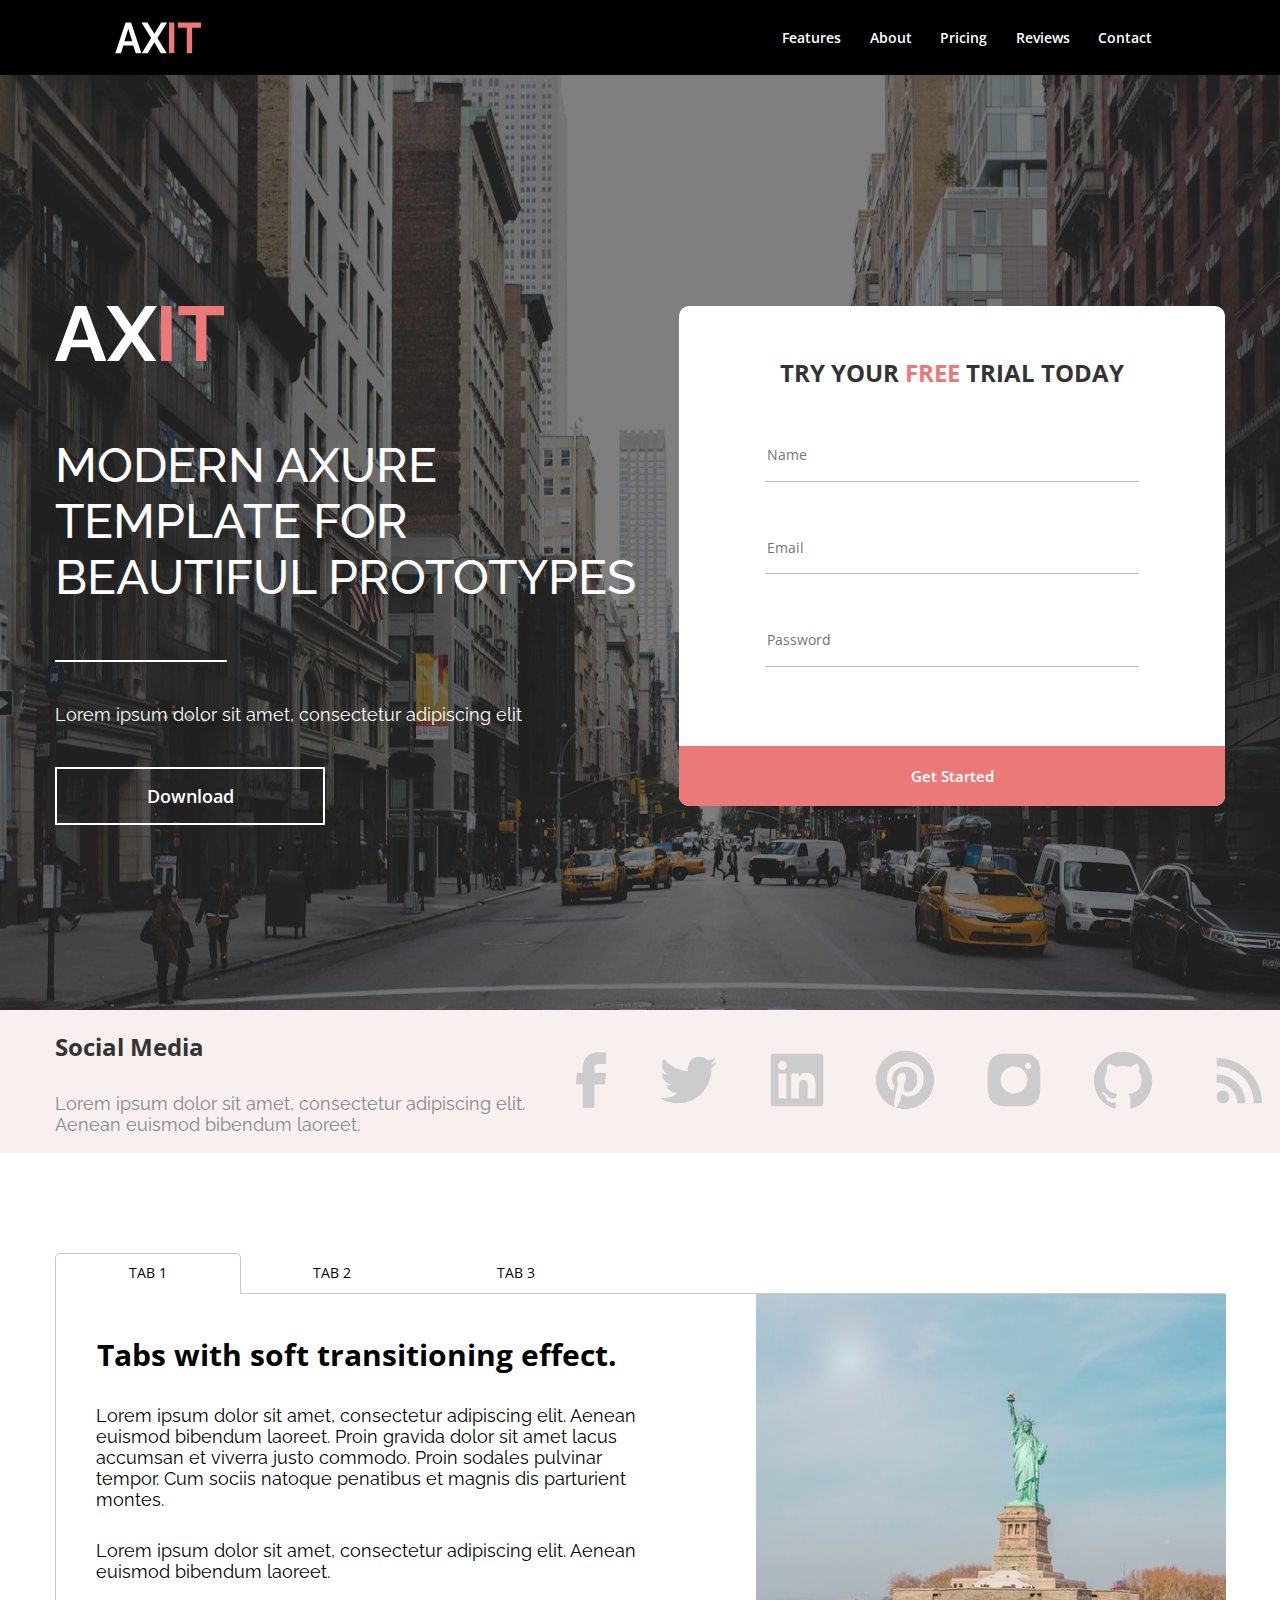
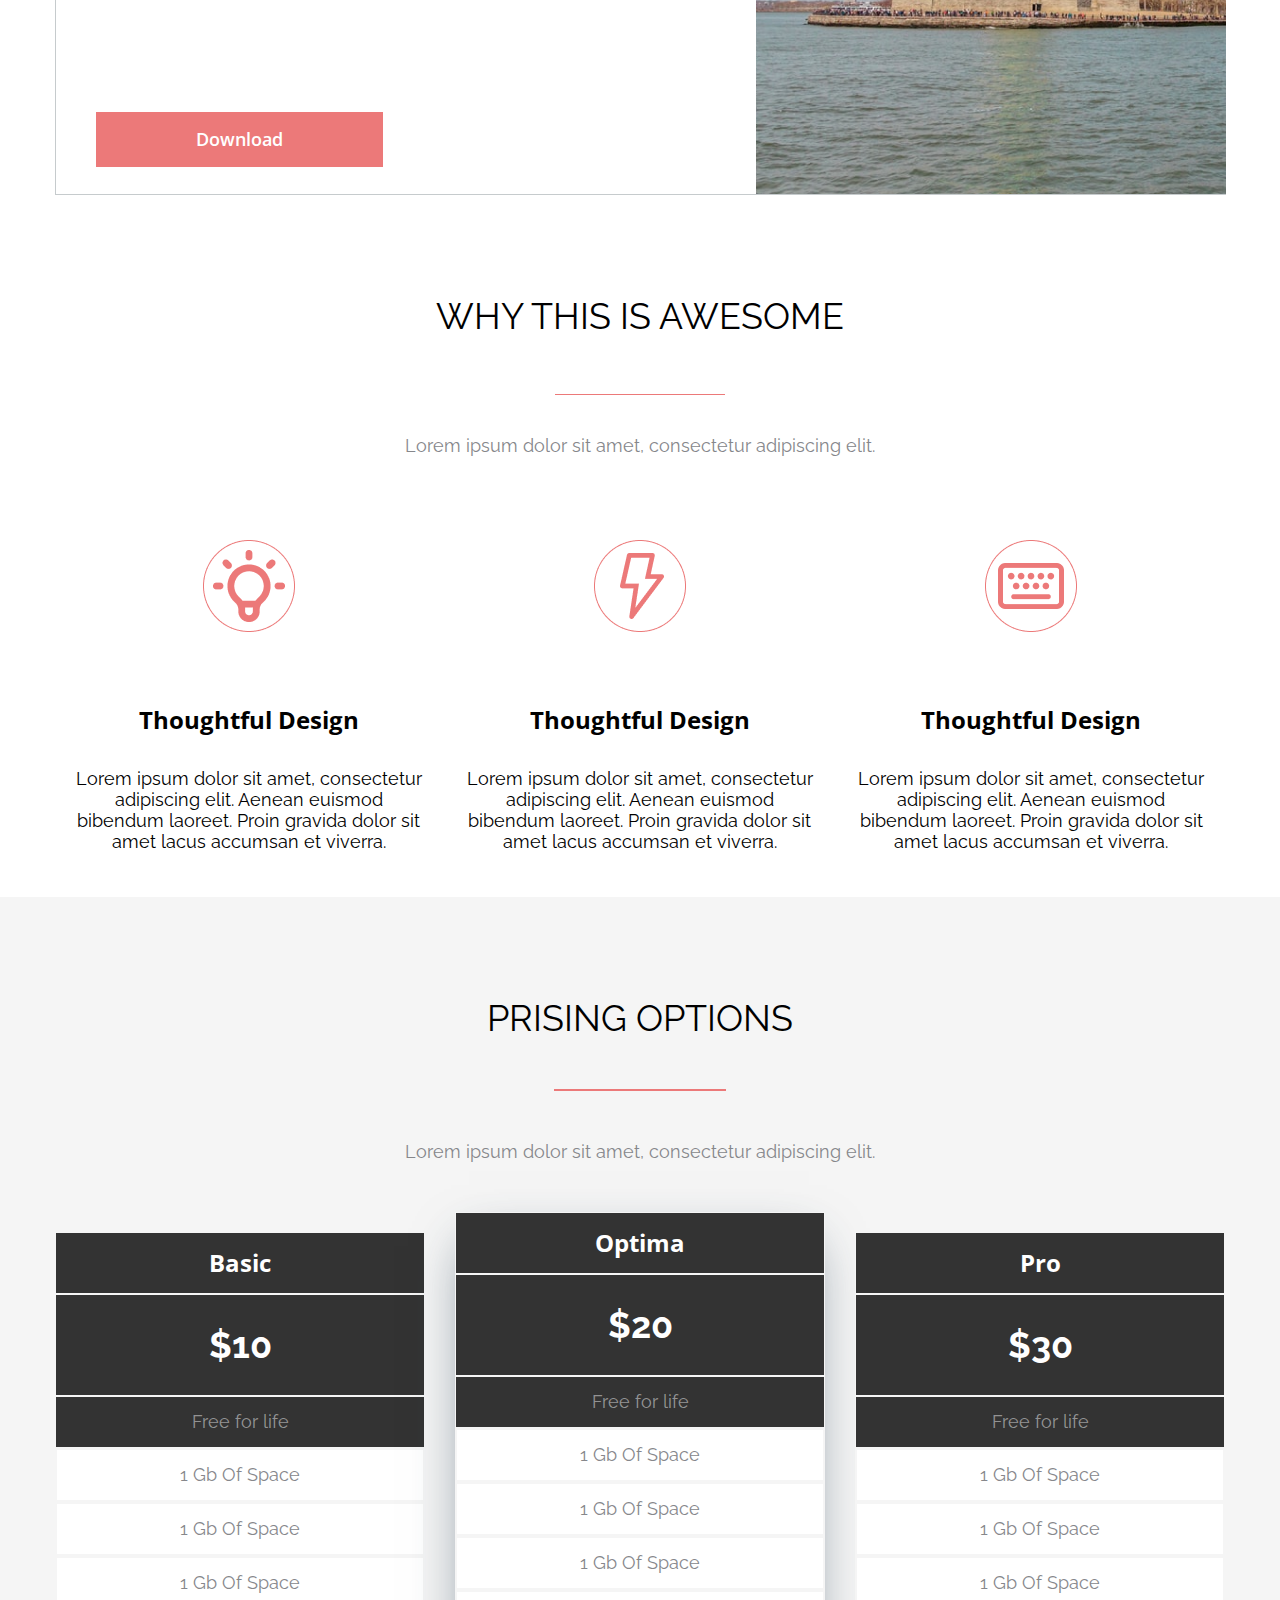
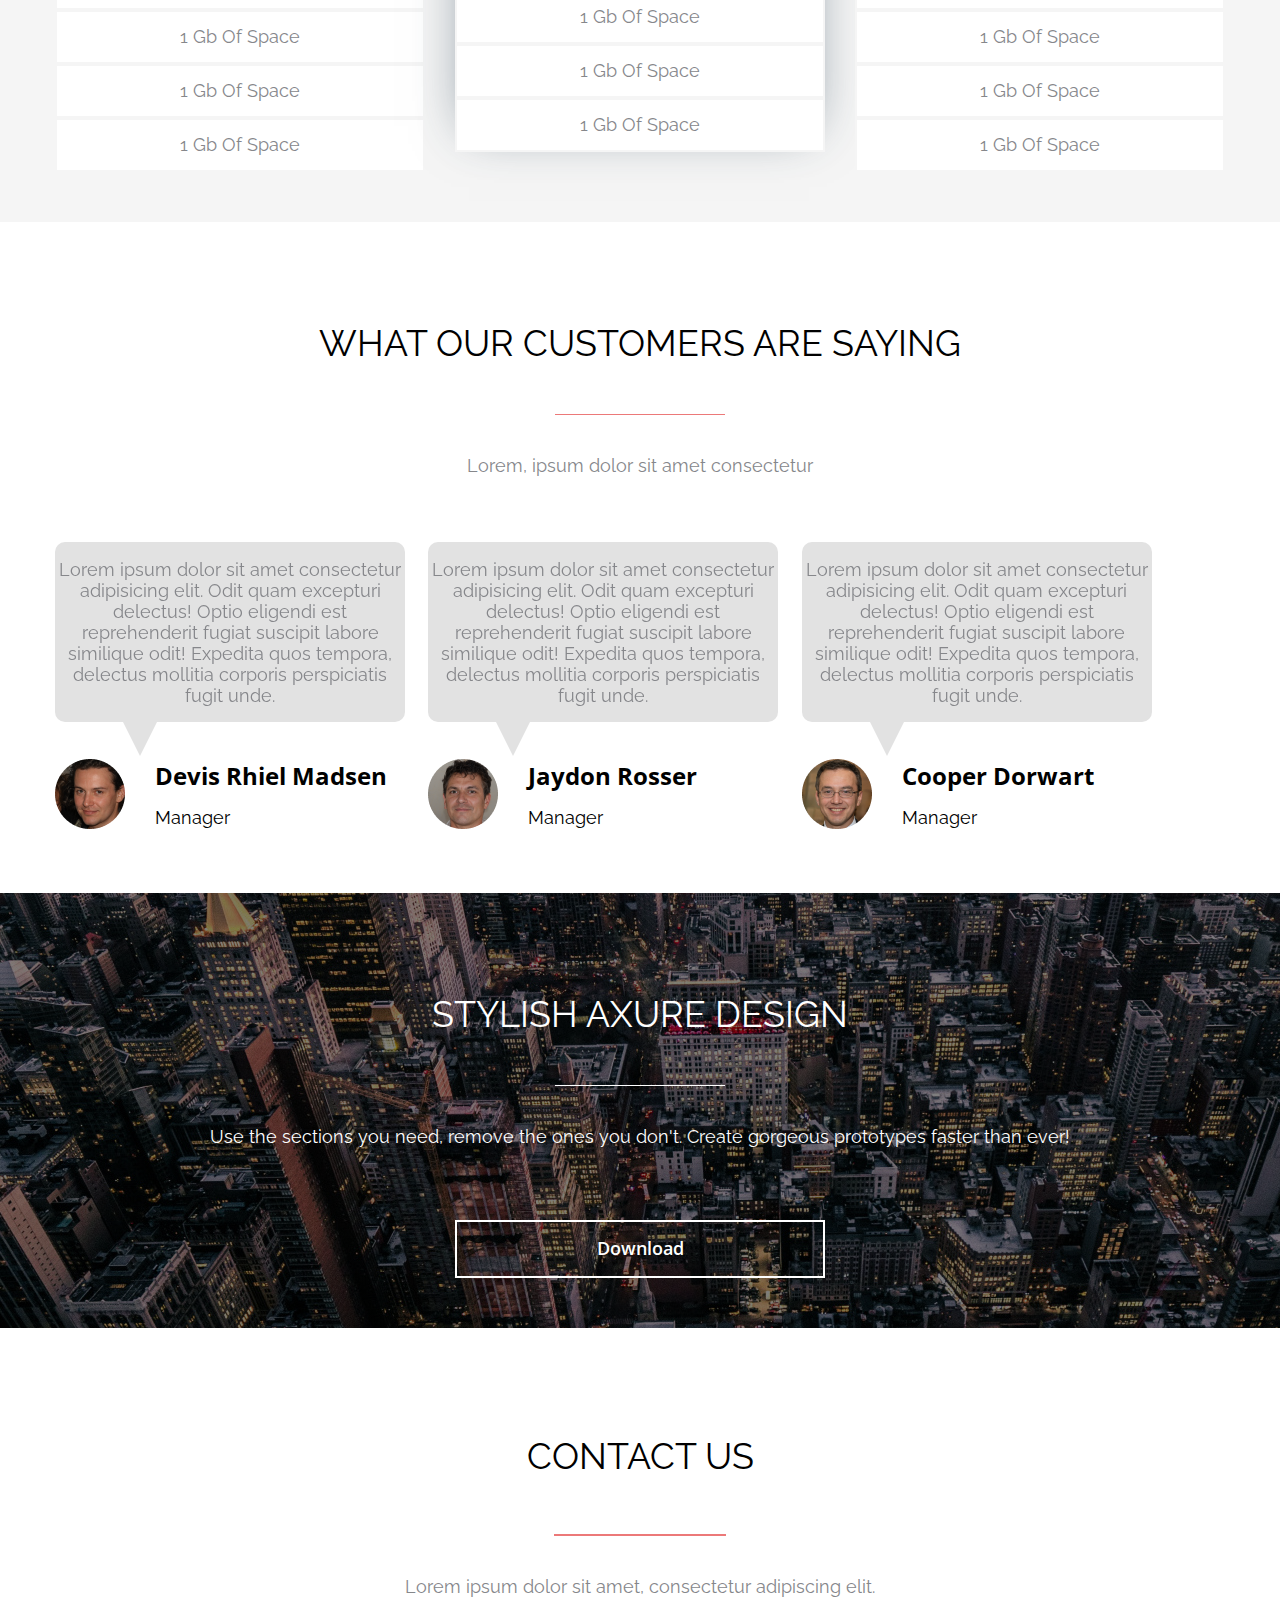
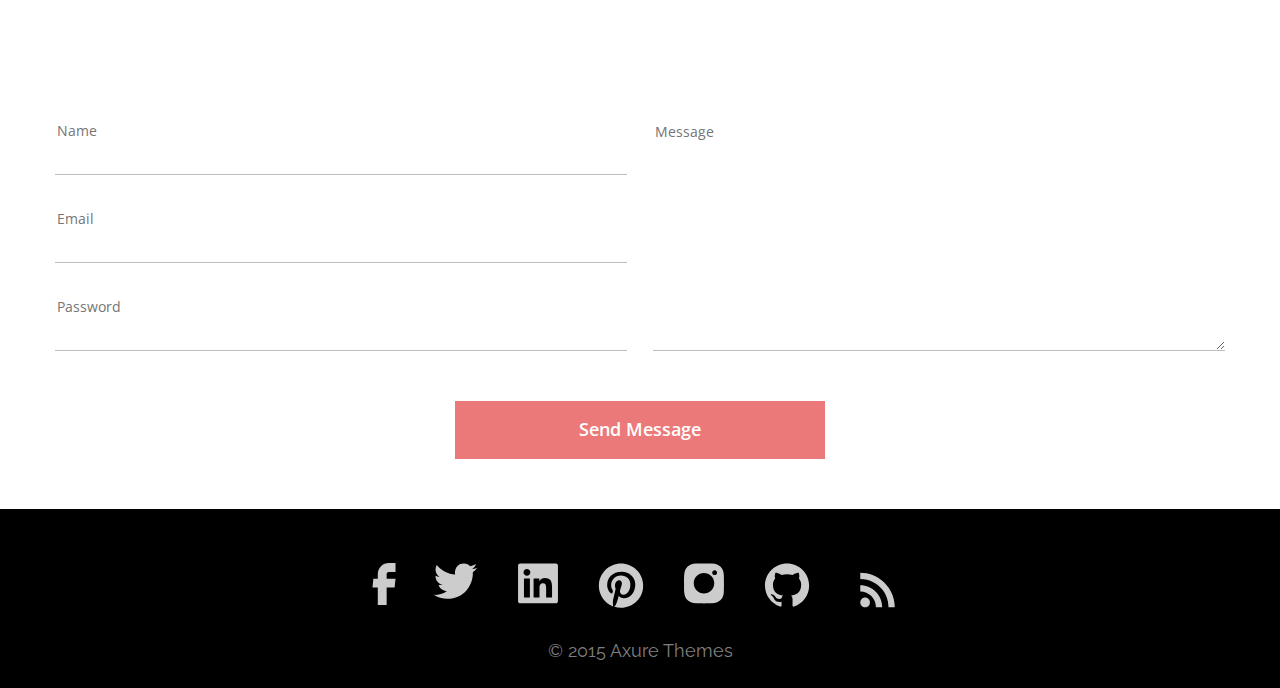
<file: src/index.html>
<!DOCTYPE html>
<html lang="en">

<head>
    <meta charset="UTF-8">
    <meta name="viewport" content="width=device-width, initial-scale=1.0">
    <link href="https://fonts.googleapis.com/css2?family=Open+Sans&family=Raleway:wght@400;700&display=swap"
        rel="stylesheet">
    <link rel="stylesheet" href="./styles/awesome.css">
    <link rel="stylesheet" href="./styles/tabs.css">
    <link rel="stylesheet" href="./styles/prices.css">
    <link rel="stylesheet" href="./styles/customers.css">
    <link rel="stylesheet" href="./styles/stylish.css">
    <link rel="stylesheet" href="./styles/social-media.css">
    <link rel="stylesheet" href="./styles/footer.css">
    <link rel="stylesheet" href="./styles/header.css">
    <link rel="stylesheet" href="./styles/banner.css">
    <link rel="stylesheet" href="./styles/contact-us.css">
    <title>AXIT</title>

    <style>
        body{
            margin: 0;
        }
    </style>
</head>

<body>
    <section class="header">
        <div class="header-logo">
            <img src="./imgs/header/AX.svg" alt="AX">
            <img src="./imgs/header/IT.svg" alt="IT">
        </div>
        <nav class="header-navigation">
            <a href="" class="header-navigation__link">Features</a>
            <a href="" class="header-navigation__link">About</a>
            <a href="" class="header-navigation__link">Pricing</a>
            <a href="" class="header-navigation__link">Reviews</a>
            <a href="" class="header-navigation__link">Contact</a>
        </nav>
    </section>

    <section class="banner">
        <div class="banner-content">
            <div class="banner-content-left">
                <div class="banner-content-left__logo">
                    <img src="./imgs/banner/AX-banner.svg" alt="AX">
                    <img src="./imgs/banner/IT-banner.svg" alt="IT">
                </div>
                <div class="banner-content-left__title">MODERN AXURE TEMPLATE FOR BEAUTIFUL PROTOTYPES</div>
                <div class="banner-content-left__separator"></div>
                <div class="banner-content-left__text">Lorem ipsum dolor sit amet, consectetur adipiscing elit</div>
                <button class="banner-content-left__button" type="button">Download</button>
            </div>
            <div class="banner-content-right">
                <form class="banner-content-right__form" action="">
                    <div class="form-header">Try Your <span class="form-header__free">&nbsp;FREE&nbsp;</span> Trial
                        Today</div>
                    <input class="form-field" placeholder="Name" type="text" />
                    <input class="form-field" placeholder="Email" type="email" />
                    <input class="form-field" placeholder="Password" type="password" />
                    <button class="form-button" type="submit">Get Started</button>
                </form>
            </div>
        </div>
    </section>

    <section class="social-media">
        <div class="social-media-content">
            <div class="social-media-left">
                <div class="social-media-left__title">Social Media</div>
                <div class="social-media-left__txt">Lorem ipsum dolor sit amet, consectetur adipiscing elit.
                    Aenean euismod bibendum laoreet.</div>
            </div>
            <div class="social-media-right">
                <nav class="social-media-right__navigation">
                    <a href="" class="social-media-right__link"><img src="./imgs/social-media/facebook.svg" alt=""></a>
                    <a href="" class="social-media-right__link"><img src="./imgs/social-media/twitter.svg" alt=""></a>
                    <a href="" class="social-media-right__link"><img src="./imgs/social-media/linkdin.svg" alt=""></a>
                    <a href="" class="social-media-right__link"><img src="./imgs/social-media/pinterest.svg" alt=""></a>
                    <a href="" class="social-media-right__link"><img src="./imgs/social-media/inst.svg" alt=""></a>
                    <a href="" class="social-media-right__link"><img src="./imgs/social-media/git.svg" alt=""></a>
                    <a href="" class="social-media-right__link"><img src="./imgs/social-media/rss.svg" alt=""></a>
                </nav>
            </div>
        </div>
    </section>
    <section class="tabs"> <!--all page-->
        <div class="tabs__tab">
            <div class="tabs__tab1">TAB 1</div>
            <div class="tabs__tab2">TAB 2</div><!--tab не входит в контейнер-->
            <div class="tabs__tab3">TAB 3</div>
            <div class="tabs__tab4"></div>
        </div>
        <div class="tabs-container"><!--самый большой контейнер 1170 пикселей-->
            <div class="tabs-right"> <!-- правая часть, чисто картинка-->
                <img src="./imgs/tabs/liberty.png" alt="фото статуи свободы">
            </div>

            <div class="tabs-left"> <!-- левая часть в ней  загоровок и текст и кнопка-->
                <div class="tabs-description">
                    <h3 class="tabs__title">Tabs with soft transitioning effect.</h3>
                    <h5 class="tabs__text">Lorem ipsum dolor sit amet, consectetur adipiscing elit. Aenean euismod
                        bibendum laoreet. Proin gravida dolor sit amet lacus accumsan et viverra
                        justo commodo. Proin sodales pulvinar tempor. Cum sociis natoque
                        penatibus et magnis dis parturient montes.
                    </h5>
                    <h5 class="tabs__text">Lorem ipsum dolor sit amet, consectetur adipiscing elit. Aenean euismod
                        bibendum laoreet.
                    </h5>
                    <button class="tabs__button" type="button">Download</button>
                </div>
            </div>
        </div>
    </section>

    <section class="awesome">
        <div class="awesome-container">
            <h2 class="awesome__title">WHY THIS IS AWESOME</h2>
            <div class="awesome__separator"></div>
            <h5 class="awesome__description">Lorem ipsum dolor sit amet, consectetur adipiscing elit.</h5>
            <div class="awesome-categories">
                <div class="awesome-categories__block">
                    <img src="./imgs/awesome/light.png" alt="picture" class="awesome-categories__picture">
                    <h4 class="awesome-categories__title">Thoughtful Design</h4>
                    <h5 class="awesome-categories__description">Lorem ipsum dolor sit amet, consectetur adipiscing
                        elit. Aenean euismod bibendum laoreet. Proin gravida dolor sit amet lacus accumsan et viverra.
                    </h5>
                </div>
                <div class="awesome-categories__block"><img src="./imgs/awesome/flash.png" alt="picture"
                        class="awesome-categories__picture">
                    <h4 class="awesome-categories__title">Thoughtful Design</h4>
                    <h5 class="awesome-categories__description">Lorem ipsum dolor sit amet, consectetur adipiscing
                        elit. Aenean euismod bibendum laoreet. Proin gravida dolor sit amet lacus accumsan et viverra.
                    </h5>
                </div>
                <div class="awesome-categories__block"><img src="./imgs/awesome/keyboard.png" alt="picture"
                        class="awesome-categories__picture">
                    <h4 class="awesome-categories__title">Thoughtful Design</h4>
                    <h5 class="awesome-categories__description">Lorem ipsum dolor sit amet, consectetur adipiscing
                        elit. Aenean euismod bibendum laoreet. Proin gravida dolor sit amet lacus accumsan et viverra.
                    </h5>
                </div>
            </div>
        </div>
    </section>

    <section class="pricing"> <!--all page 1170-->
        <div class="pricing-box">
            <div class="pricing-title">PRISING OPTIONS</div>
            <div class="pricing__separator"></div>
            <div class="prising__text">Lorem ipsum dolor sit amet, consectetur adipiscing elit.</div>
            <div class="price-container">
                <div class="price">
                    <div class="price__title">Basic</div>
                    <div class="price__cost">$10</div>
                    <div class="price__post-scriptum">Free for life</div>
                    <div class="price__options">1 Gb of space</div>
                    <div class="price__options">1 Gb of space</div>
                    <div class="price__options">1 Gb of space</div>
                    <div class="price__options">1 Gb of space</div>
                    <div class="price__options">1 Gb of space</div>
                    <div class="price__options">1 Gb of space</div>
                </div>
                <div class="price">
                    <div class="price__title">Optima</div>
                    <div class="price__cost">$20</div>
                    <div class="price__post-scriptum">Free for life</div>
                    <div class="price__options">1 Gb of space</div>
                    <div class="price__options">1 Gb of space</div>
                    <div class="price__options">1 Gb of space</div>
                    <div class="price__options">1 Gb of space</div>
                    <div class="price__options">1 Gb of space</div>
                    <div class="price__options">1 Gb of space</div>
                </div>
                <div class="price">
                    <div class="price__title">Pro</div>
                    <div class="price__cost">$30</div>
                    <div class="price__post-scriptum">Free for life</div>
                    <div class="price__options">1 Gb of space</div>
                    <div class="price__options">1 Gb of space</div>
                    <div class="price__options">1 Gb of space</div>
                    <div class="price__options">1 Gb of space</div>
                    <div class="price__options">1 Gb of space</div>
                    <div class="price__options">1 Gb of space</div>
                </div>
            </div>
        </div>
    </section>

    <section class="customers"> <!--1170 пикселей-->
        <div class="customers-title">WHAT OUR CUSTOMERS ARE SAYING</div>
        <div class="customers__separator"></div>
        <div class="customers__text">Lorem, ipsum dolor sit amet consectetur </div>
        <div class="customers-comments">
            <div class="customer-comment">
                <div class="customer-comment__popup">
                    <div class="customer-comment__text">Lorem ipsum dolor sit amet consectetur adipisicing elit. Odit
                        quam
                        excepturi delectus! Optio eligendi est reprehenderit fugiat suscipit labore similique odit!
                        Expedita
                        quos tempora, delectus mollitia corporis perspiciatis fugit unde.
                    </div>
                    <div class="customer-comment__triangle"></div>
                </div>
                <div class="customer-comment__name">
                    <img src="./imgs/customers/Davis_avatar_img.png" alt="photo of Davis">
                    <div class="customer-comment__id">
                        <div class="customer-comment__fio">Devis Rhiel Madsen</div>
                        <div class="customer-comment__post">Manager</div>
                    </div>

                </div>
            </div>
            <div class="customer-comment">
                <div class="customer-comment__popup">
                    <div class="customer-comment__text">Lorem ipsum dolor sit amet consectetur adipisicing elit. Odit
                        quam
                        excepturi delectus! Optio eligendi est reprehenderit fugiat suscipit labore similique odit!
                        Expedita
                        quos tempora, delectus mollitia corporis perspiciatis fugit unde.
                    </div>
                    <div class="customer-comment__triangle"></div>
                </div>
                <div class="customer-comment__name">
                    <img src="./imgs/customers/Jaydon_avatar_img.png" alt="photo of Jaydon">
                    <div class="customer-comment__id">
                        <div class="customer-comment__fio">Jaydon Rosser</div>
                        <div class="customer-comment__post">Manager</div>
                    </div>

                </div>

            </div>
            <div class="customer-comment">
                <div class="customer-comment__popup">
                    <div class="customer-comment__text">Lorem ipsum dolor sit amet consectetur adipisicing elit. Odit
                        quam
                        excepturi delectus! Optio eligendi est reprehenderit fugiat suscipit labore similique odit!
                        Expedita
                        quos tempora, delectus mollitia corporis perspiciatis fugit unde.
                    </div>
                    <div class="customer-comment__triangle"></div>
                </div>
                <div class="customer-comment__name">
                    <img src="./imgs/customers/Cooper_avatar_img.png" alt="photo of Cooper">
                    <div class="customer-comment__id">
                        <div class="customer-comment__fio">Cooper Dorwart</div>
                        <div class="customer-comment__post">Manager</div>
                    </div>

                </div>
            </div>
        </div>
    </section>

    <section class="stylish">
        <div class="stylish-content">
            <div class="stylish-content__title">STYLISH AXURE DESIGN</div>
            <div class="stylish-content__separator"></div>
            <div class="stylish-content__text">Use the sections you need, remove the ones you don't. Create gorgeous
                prototypes faster than ever!</div>
            <button class="stylish-content__button" type="button">Download</button>
        </div>
    </section>
    <section class="contact-us">
        <div class="contact-us-container">
            <div class="contact-us-content">
                <div class="contact-us-content__title">contact us</div>
                <div class="contact-us-content__separator"></div>
                <div class="contact-us-content__text">Lorem ipsum dolor sit amet, consectetur adipiscing elit.</div>
            </div>

            <form class="contact-us-form" action="">
                <div class="contact-us-form__inputs">
                    <div class="contact-us-form__left">
                        <input class="form-field contact-us-form__field " placeholder="Name" type="text">
                        <input class="form-field contact-us-form__field" placeholder="Email" type="email">
                        <input class="form-field contact-us-form__field" placeholder="Password" type="password">
                    </div>
                    <textarea class="contact-us-form__right" placeholder="Message"></textarea>
                </div>
                <button class="contact-us-form__button" type="submit">Send Message</button>
            </form>
        </div>
    </section>

    <section class="footer">
        <nav class="footer-navigation">
            <a href="" class="footer-navigation__link"><img src="./imgs/social-media/facebook.svg" alt=""></a>
            <a href="" class="footer-navigation__link"><img src="./imgs/social-media/twitter.svg" alt=""></a>
            <a href="" class="footer-navigation__link"><img src="./imgs/social-media/linkdin.svg" alt=""></a>
            <a href="" class="footer-navigation__link"><img src="./imgs/social-media/pinterest.svg" alt=""></a>
            <a href="" class="footer-navigation__link"><img src="./imgs/social-media/inst.svg" alt=""></a>
            <a href="" class="footer-navigation__link"><img src="./imgs/social-media/git.svg" alt=""></a>
            <a href="" class="footer-navigation__link"><img src="./imgs/social-media/rss.svg" alt=""></a>
        </nav>
        <div class="footer__watermark">© 2015 Axure Themes</div>
    </section>

</body>

</html>
</file>
<file: src/styles/awesome.css>
.awesome{
    width: 100%;
}
.awesome-container{
    width: 1170px;
    margin: 0 auto;
}

.awesome__title{
    font-family: 'Raleway';
    font-style: normal;
    font-weight: 400;
    font-size: 36px;
    color: #000000;
    text-align: center;
    margin-bottom: 57px;
}

.awesome__separator{
    width: 170px;
    height: 0;
    border-bottom: 1px solid #EC7979 ;
    margin: 0 auto;
}

.awesome__description{
    font-family: 'Raleway';
    font-style: normal;
    font-weight: 400;
    font-size: 18px;
    color: #86878B;
    text-align: center;
    margin-top: 40px;
}

.awesome-categories__block{
    display: inline-block;
    width: 33.1%;
    padding: 15px;
    box-sizing: border-box;
}

.awesome-categories__picture{
    display: block;
    margin: 0 auto;
}

.awesome-categories__title{
    text-align: center;
    font-family: 'Open Sans';
    font-style: normal;
    font-weight: 700;
    font-size: 24px;
    line-height: 33px;
    align-items: center;
    text-transform: capitalize;
    color: #000000; 

}
.awesome-categories__description{
    text-align: center;
    font-family: 'Raleway';
    font-style: normal;
    font-weight: 400;
    font-size: 18px;
    line-height: 21px;
    align-items: center;
    text-align: center;
    color: #000000;
}
</file>
<file: src/styles/tabs.css>
.tabs {
    width: 100%;
    margin-bottom: 100px;
}

.tabs-container {
    width: 1170px;
    margin: 0 auto;
    border-left: 1px solid #c6cbcd;
    border-bottom: 1px solid #c6cbcd;
    height: 500px;

}

.tabs-right {
    float: right;
    display: inline-block;
}

.tabs-left {
    width: 650px;
    height: 500px;
    display: inline-block;

}

.tabs-description {
    margin: 40px;
}

.tabs__title {
    font-family: 'Open Sans';
    font-style: normal;
    font-weight: 700;
    font-size: 30px;
    line-height: 41px;
    display: flex;
    align-items: center;
    margin: 30px 30px 20px 1px;
    color: #000000;

}

.tabs__text {
    font-family: 'Raleway';
    font-style: normal;
    font-weight: 400;
    font-size: 18px;
    line-height: 21px;
    display: flex;
    align-items: center;


    color: #000000;
}

.tabs__button {
    background: #EC7979;
    border: none;
    font-family: 'Open Sans';
    font-style: normal;
    font-weight: 600;
    font-size: 18px;
    line-height: 25px;
    display: flex;
    align-items: center;
    text-align: center;
    text-transform: capitalize;
    padding: 15px 100px;
    color: #FFFFFF;
    margin-top: 130px;
}

.tabs__tab {
    width: 1170px;
    margin: 0 auto;
}

.tabs__tab1 {
    display: inline-block;
    border-top: 1px solid #c6cbcd;
    border-right: 1px solid #c6cbcd;
    font-family: 'Open Sans', sans-serif;
    text-align: center;
    font-size: 14px;
    width: 184px;
    height: 40px;
    border-left: 1px solid #c6cbcd;
    line-height: 38px;
    border-radius: 5px 5px 0 0;
    margin-left: -0.5px;
}

.tabs__tab2 {
    display: inline-block;
    border-bottom: 1px solid #C6CBCD;
    width: 184px;
    height: 40px;
    font-family: 'Open Sans', sans-serif;
    text-align: center;
    font-size: 14px;
    line-height: 40px;
    margin-right: -4px;
    margin-left: -5px;
}

.tabs__tab3 {
    display: inline-block;
    border-bottom: 1px solid #C6CBCD;
    width: 184px;
    height: 40px;
    font-family: 'Open Sans', sans-serif;
    text-align: center;
    font-size: 14px;
    line-height: 40px;
    margin-right: -4px;
}

.tabs__tab4 {
    display: inline-block;
    border-bottom: 1px solid #C6CBCD;
    width: 617px;
    height: 40px;
    vertical-align: bottom;
    line-height: 40px;
}
</file>
<file: src/styles/prices.css>
.pricing {
    width: 100%;
    background-color: #f5f5f5;
    padding-top: 100px;
    padding-bottom: 50px ;
}

.pricing-box {
    width: 1170px;
    margin: 0 auto;
}

.pricing-title {
    font-family: 'Raleway';
    font-size: 36px;
    text-align: center;
}

.pricing__separator {
    border: 1px solid #EC7979;
    /* display: inline-block; */
    margin: 0 auto;
    width: 170px;
    margin-top: 50px;
}

.prising__text {
    font-family: 'Raleway';
    font-size: 18px;
    text-align: center;
    color: #86878B;
    margin-top: 50px;
}

.price-container {
    display: flex;
    justify-content: space-between;
    margin-top: 50px;
}

.price {
    display: inline-block;
    width: 370px;
}


.price__title {
    display: flex;
    align-items: center;
    justify-content: center;
    height: 60px;
    background-color: #333333;
    color: white;
    border: 1px solid #f5f5f5;

    font-family: 'Open Sans';
    font-style: normal;
    font-weight: 700;
    font-size: 24px;
    line-height: 33px;
}

.price__cost {
    display: flex;
    align-items: center;
    justify-content: center;
    height: 100px;
    background-color: #333333;
    color: white;
    border: 1px solid #f5f5f5;

    font-family: 'Raleway';
    font-style: normal;
    font-weight: 700;
    font-size: 36px;
    line-height: 42px;
    display: flex;
    align-items: center;
    text-align: center;

}

.price__post-scriptum {
    display: flex;
    align-items: center;
    justify-content: center;
    height: 50px;
    background-color: #333333;
    color: #ffffff7e;
    border: 1px solid #f5f5f5;

    font-family: 'Raleway';
    font-style: normal;
    font-weight: 400;
    font-size: 18px;
    line-height: 21px;
}

.price__options {
    display: flex;
    align-items: center;
    justify-content: center;
    background-color: #ffffff;
    height: 50px;
    border: 2px solid #f5f5f5;
    font-family: 'Raleway';
    font-style: normal;
    font-weight: 400;
    font-size: 18px;
    line-height: 21px;
    text-transform: capitalize;

    color: #86878B;
}
.price:not(:nth-child(2)){
    padding-top: 20px;
}
.price:nth-child(2){
    height: 510px;
    box-shadow: -1px 19px 50px -15px rgba(34, 60, 80, 0.61);
}
</file>
<file: src/styles/customers.css>
.customers {
    width: 1170px;
    margin: 0 auto;
    display: flex;
    justify-content: center;
    flex-direction: column;
    text-align: center;
    padding-top: 100px;
    padding-bottom: 64px; ;
}

.customers-title {
    font-family: 'Raleway';
    font-style: normal;
    font-weight: 400;
    font-size: 36px;
    line-height: 42px;
    display: flex;
    align-items: center;
    text-align: center;
    justify-content: center;
}

.customers__separator {
    width: 170px;
    height: 0;
    border-bottom: 1px solid #EC7979;
    margin: 0 auto;
    margin: 50px auto 40px auto;
}

.customers__text {
    font-family: 'Raleway';
    font-style: normal;
    font-weight: 400;
    font-size: 18px;
    line-height: 21px;
    display: flex;
    align-items: center;
    text-align: center;
    color: #86878B;
    justify-content: center;
    margin-bottom: 83px;
}

.customers-comments {
    display: flex;
    gap: 2%;

}

.customer-comment__name {
    display: flex;
    align-items: center;
}

.customer-comment__id {
    text-align: start;
    margin-left: 30px;
}

.customer-comment__fio {
    font-family: 'Open Sans';
    font-style: normal;
    font-weight: 700;
    font-size: 24px;
    line-height: 33px;
    display: flex;
    align-items: center;
    text-transform: capitalize;
    margin-bottom: 15px;
}

.customer-comment__post {
    font-family: 'Raleway';
    font-style: normal;
    font-weight: 400;
    font-size: 18px;
    line-height: 21px;
    display: flex;
    align-items: center;
}
.customer-comment__popup {
    position: relative;
    height: 200px;
}
.customer-comment__text {
    position: relative;
    box-sizing: border-box;
    font-family: 'Raleway';
    font-style: normal;
    font-weight: 400;
    font-size: 18px;
    line-height: 21px;
    display: flex;
    align-items: center;
    text-align: center;
    color: #86878B;
}

.customer-comment__text::after {
    position: absolute;
    z-index: -1;
    content: " ";
    display: flex;
    width: 100%;
    height: 180px;
    background-color: #E2E2E2;
    
    border-radius: 10px; 
}

.customer-comment__triangle::after{
    position: absolute;
    z-index: -2;
    content: " ";
    width: 0;
	height: 0;
	border-left: 25px solid transparent;
	border-right: 25px solid transparent;
	border-top: 50px solid #E2E2E2;
    left: 60px;
}

.customer-comment{
    width: 350px;
}
</file>
<file: src/styles/stylish.css>
.stylish {
    display: flex;
    flex-direction: column;
    justify-content: center;
    align-items: center;
    text-align: center;
    background-image: linear-gradient(to bottom, rgba(0, 0, 0, 0.5), rgba(0, 0, 0, 0.5)),
        url('../imgs/stylish/bg.jpg');
    /* height: 200px; */
    color: white;
}
.stylish-content{
    display: flex;
    flex-direction: column;
    align-items: center;

}
.stylish-content__separator {
    width: 170px;
    height: 0;
    border-bottom: 1px solid white;
    margin: 0 auto;
    margin: 50px auto 40px auto;
}

.stylish-content__title {
    font-family: 'Raleway';
    font-style: normal;
    font-weight: 400;
    font-size: 36px;
    line-height: 42px;
    display: flex;
    align-items: center;
    text-align: center;
    justify-content: center;
    margin-top: 100px;
}

.stylish-content__text {
    font-family: 'Raleway';
    font-style: normal;
    font-weight: 400;
    font-size: 18px;
    line-height: 21px;
    display: flex;
    align-items: center;
    text-align: center;
    justify-content: center;
    margin-bottom: 73px;
}

.stylish-content__button {
    height: 58px;
    width: 370px;
    font-family: 'Open Sans';
    font-style: normal;
    font-weight: 600;
    font-size: 18px;
    line-height: 25px;
    display: flex;
    align-items: center;
    text-align: center;
    text-transform: capitalize;
    color: #FFFFFF;
    box-sizing: border-box;
    border: 2px solid #FFFFFF;
    background-color: rgba(0, 0, 0, 0);
    justify-content: center;
    margin-bottom: 50px;
}
</file>
<file: src/styles/social-media.css>
.social-media {
    width: 100%;
    background-color: #F8EFEF;
    margin-bottom: 100px;
}

.social-media-content {
    display: flex;
    width: 1170px;
    justify-content: space-between;
    margin: 0 auto;
    align-items: center;
}

.social-media-left__title {
    font-family: 'Open Sans';
    font-style: normal;
    font-weight: 700;
    font-size: 24px;
    line-height: 33px;
    display: flex;
    align-items: center;
    color: #333333;
    margin-top: 20px;
}

.social-media-left__txt {
    font-family: 'Raleway';
    font-style: normal;
    font-weight: 400;
    font-size: 18px;
    line-height: 21px;
    display: flex;
    align-items: center;

    color: #86878B;
    width: 470px;
    margin-top: 30px;
    margin-bottom: 18px;
}

.social-media-right{
    width: 100%;
}

.social-media-right__navigation{
    width: 100%;
    display: flex;
    margin-left: 50px;
    justify-content: space-between;
    align-items: center;
}
</file>
<file: src/styles/footer.css>
.footer{
background-color: black;
width: 100%;
display: flex;
flex-direction: column;
align-items: center;
}

.footer-navigation__link{
    transform: scale(0.76);
}

.footer__watermark{
    font-family: 'Raleway';
font-style: normal;
font-weight: 400;
font-size: 18px;
line-height: 21px;
display: flex;
align-items: center;
text-align: center;
color: rgba(255, 255, 255, 0.5);
margin: 12px auto 27px auto;
}

.footer-navigation{
    display: flex;
    justify-content: space-between;
    width: 545px;
    margin-top: 45px;

}
</file>
<file: src/styles/header.css>
.header{
    background-color: black;
    width: 100%;
    position: sticky;
    top: 0;
    display: flex;
    justify-content: space-between;
    align-items: center;
    height: 75px;
    box-sizing: border-box;
    padding-right: 10%;
}

.header-logo{
    display: flex;
    margin-left:115px ;
}

.header-navigation{
    flex-direction: row;
    display: flex;
    width: 100%;
    gap: 3%;
    box-sizing: border-box;
    justify-content: end;
}
.header-navigation__link{
    font-family: 'Open Sans';
font-style: normal;
font-weight: 600;
font-size: 14px;
line-height: 19px;
display: flex;
align-items: center;
text-align: center;
color: #FFFFFF;
text-decoration: none;

}
</file>
<file: src/styles/banner.css>
.banner {
    width: 100%;
    background-image: linear-gradient(to bottom, rgba(0, 0, 0, 0.5), rgba(0, 0, 0, 0.5)),
        url('../imgs/banner/axit_bg.png');
    padding-bottom: 185px;
    padding-top: 231px;
}

.banner-content {
    width: 1170px;
    margin: 0 auto;
    display: flex;
}

.banner-banner-content-left {
    width: 100%;
}

.banner-content-left__title {
    font-family: 'Raleway';
    font-style: normal;
    font-weight: 500;
    font-size: 48px;
    line-height: 56px;
    display: flex;
    align-items: center;
    color: #FFFFFF;
    margin: 72px auto 55px auto;
}

.banner-content-left__separator {
    border: 1px solid #FFFFFF;
    width: 170px;


}

.banner-content-left__text {
    font-family: 'Raleway';
    font-style: normal;
    font-weight: 400;
    font-size: 18px;
    line-height: 21px;
    display: flex;
    align-items: center;
    color: #FFFFFF;
    margin: 42px auto 42px auto;
}


.banner-content-left__button {
    height: 58px;
    width: 270px;
    border: 2px solid #FFFFFF;
    font-family: 'Open Sans';
    font-style: normal;
    font-weight: 600;
    font-size: 18px;
    line-height: 25px;
    display: flex;
    align-items: center;
    text-align: center;
    text-transform: capitalize;
    background-color: #ffffff00;
    color: #FFFFFF;
    justify-content: center;
}

.banner-content-right {
    width: 100%;
}

.banner-content-right__form {
    background: #FFFFFF;
    border-radius: 10px;
    width: 100%;
    height: 450px;
    display: flex;
    flex-direction: column;
    align-items: center;
    text-align: center;
    justify-content: space-between;
    padding-top: 50px;
}

.form-header {
    font-family: 'Open Sans';
    font-style: normal;
    font-weight: 700;
    font-size: 24px;
    line-height: 33px;
    display: flex;
    align-items: center;
    text-align: center;
    text-transform: uppercase;
    justify-content: center;
    color: #333333;

}

.form-header__free {
    color: #EC7979;
}

.form-field {
    height: 50px;
    width: 370px;
    border: none;
    border-bottom: 1px solid #BDBDBD;
    font-family: 'Open Sans';
    font-style: normal;
    font-weight: 400;
    font-size: 14px;
    line-height: 19px;
    display: flex;
    align-items: center;

    color: #BDBDBD;

}

.form-button {
    width: 100%;
    height: 60px;
    background: #EC7979;
    border: none;
    border-radius: 0px 0px 10px 10px;
    font-family: 'Open Sans';
    font-style: normal;
    font-weight: 600;
    font-size: 15px;
    line-height: 20px;
    display: flex;
    align-items: center;
    text-align: center;
    justify-content: center;
    color: #FFFFFF;
    margin-top: 40px;

}
</file>
<file: src/styles/contact-us.css>
.contact-us {
    width: 100%;
    padding-top: 50px;
}

.contact-us-container {
    width: 1170px;
    margin: 0 auto;
    display: flex;
    flex-direction: column;
    align-items: center;
    justify-content: center;
}

.contact-us-content {
    display: flex;
    flex-direction: column;
    align-items: center;
}

.contact-us-content__title {
    font-family: 'Raleway';
    font-style: normal;
    font-weight: 400;
    font-size: 36px;
    line-height: 42px;
    display: flex;
    align-items: center;
    text-align: center;
    text-transform: uppercase;
    color: #000000;
    justify-content: center;
    margin-top: 57px;
    margin-bottom: 57px;
}

.contact-us-content__separator {
    width: 170px;
    height: 0px;
    display: flex;
    justify-content: center;
    border: 1px solid #EC7979;
}

.contact-us-content__text {
    font-family: 'Raleway';
    font-style: normal;
    font-weight: 400;
    font-size: 18px;
    line-height: 21px;
    display: flex;
    align-items: center;
    text-align: center;

    color: #86878B;
    margin-top: 40px;
    margin-bottom: 90px;
}

.contact-us-form__button {
    background: #EC7979;
    font-family: 'Open Sans';
    font-style: normal;
    font-weight: 600;
    font-size: 18px;
    line-height: 25px;
    display: flex;
    align-items: center;
    text-align: center;
    text-transform: capitalize;
    color: #FFFFFF;
    height: 58px;
    width: 370px;
    border: none;
    justify-content: center;
    margin-top: 50px;
    margin-bottom: 50px;
}

.contact-us-form__inputs {
    display: flex;
    width: 100%;
    gap: 30px;
}

.contact-us-form {
    display: flex;
    flex-direction: column;
    align-items: center;
    width: 100%;

}

.contact-us-form__right {
    border: none;
    outline: none;
    border-bottom: 1px solid #BDBDBD;
    font-family: 'Open Sans';
    font-style: normal;
    font-weight: 400;
    font-size: 14px;
    line-height: 19px;
    /* identical to box height */
    width: 100%;
    display: flex;
    align-items: center;
    padding-top: 35px;
    color: #BDBDBD;
}

.contact-us-form__field {
    width: 100%;
    height: 85px;
}

.contact-us-form__left {
    width: 100%;
}
</file>
